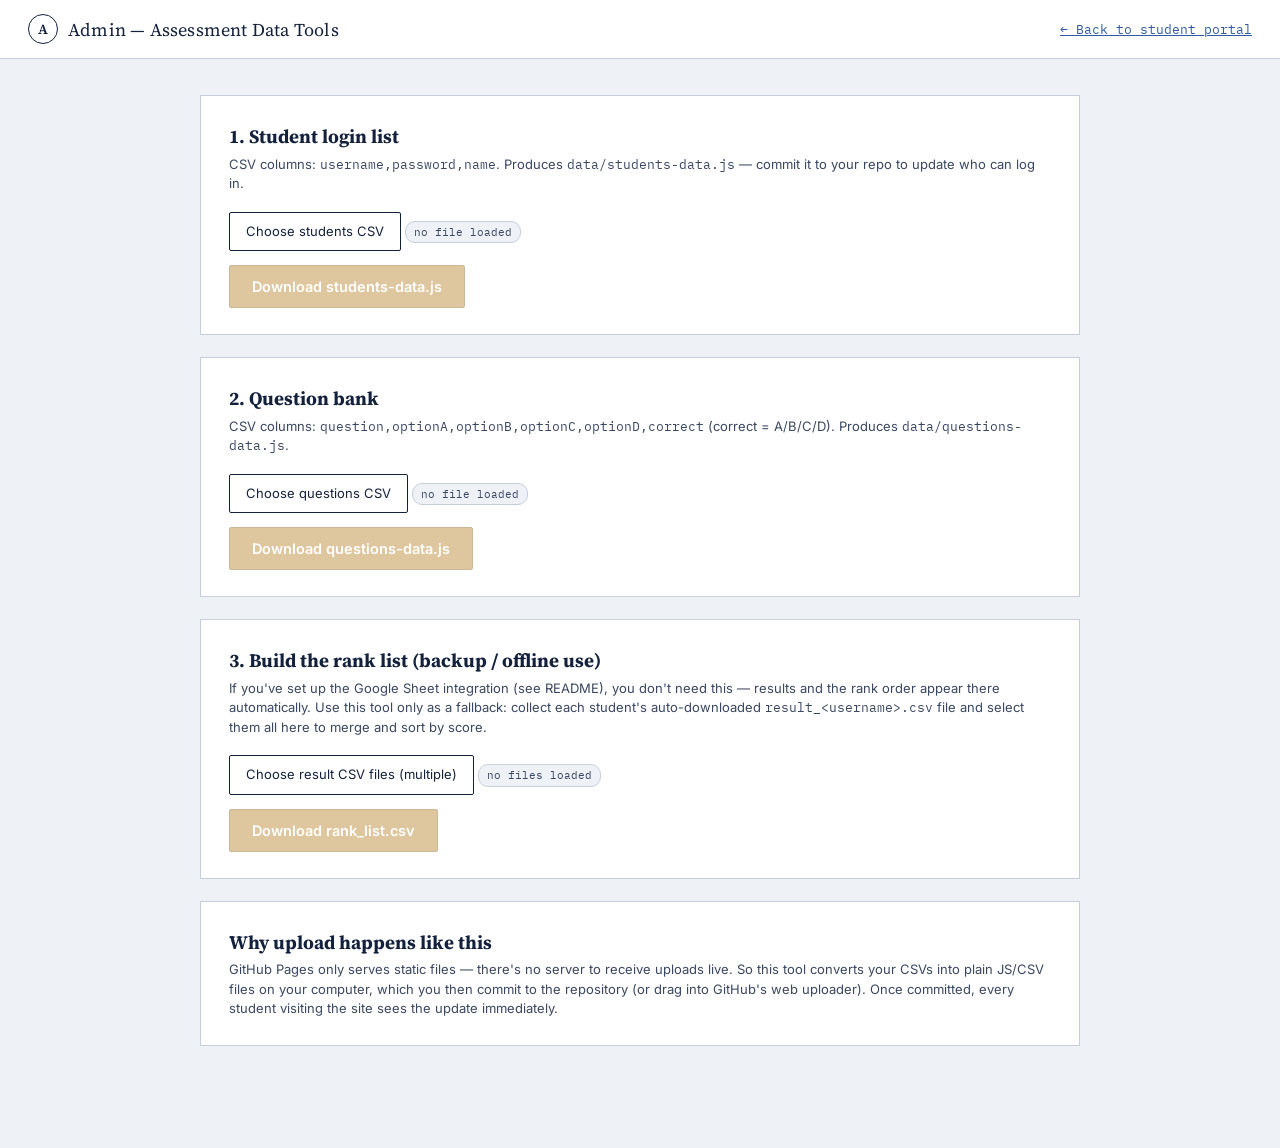
<file: admin.html>
<!DOCTYPE html>
<html lang="en">
<head>
<meta charset="UTF-8">
<meta name="viewport" content="width=device-width, initial-scale=1">
<title>Admin — Assessment Data Tools</title>
<link href="https://fonts.googleapis.com/css2?family=Source+Serif+4:wght@500;600;700&family=IBM+Plex+Mono:wght@400;600&family=Inter:wght@400;500;600&display=swap" rel="stylesheet">
<link rel="stylesheet" href="css/style.css">
</head>
<body>

<div class="hallmark">
  <div class="seal">A</div>
  <div class="title">Admin — Assessment Data Tools</div>
  <div class="sub"><a href="index.html">← Back to student portal</a></div>
</div>

<div class="admin-wrap">

  <div class="admin-card">
    <h2>1. Student login list</h2>
    <p class="hint">CSV columns: <span class="mono">username,password,name</span>. Produces <span class="mono">data/students-data.js</span> — commit it to your repo to update who can log in.</p>
    <label class="file-input-btn" for="studentsCsv">Choose students CSV</label>
    <input type="file" id="studentsCsv" accept=".csv">
    <span class="badge" id="studentsBadge">no file loaded</span>
    <div id="studentsPreview"></div>
    <button class="btn amber" id="studentsDownload" style="width:auto;margin-top:14px;" disabled>Download students-data.js</button>
  </div>

  <div class="admin-card">
    <h2>2. Question bank</h2>
    <p class="hint">CSV columns: <span class="mono">question,optionA,optionB,optionC,optionD,correct</span> (correct = A/B/C/D). Produces <span class="mono">data/questions-data.js</span>.</p>
    <label class="file-input-btn" for="questionsCsv">Choose questions CSV</label>
    <input type="file" id="questionsCsv" accept=".csv">
    <span class="badge" id="questionsBadge">no file loaded</span>
    <div id="questionsPreview"></div>
    <button class="btn amber" id="questionsDownload" style="width:auto;margin-top:14px;" disabled>Download questions-data.js</button>
  </div>

  <div class="admin-card">
    <h2>3. Build the rank list (backup / offline use)</h2>
    <p class="hint">If you've set up the Google Sheet integration (see README), you don't need this — results and the rank order appear there automatically. Use this tool only as a fallback: collect each student's auto-downloaded <span class="mono">result_&lt;username&gt;.csv</span> file and select them all here to merge and sort by score.</p>
    <label class="file-input-btn" for="resultsCsv">Choose result CSV files (multiple)</label>
    <input type="file" id="resultsCsv" accept=".csv" multiple>
    <span class="badge" id="resultsBadge">no files loaded</span>
    <div id="resultsPreview"></div>
    <button class="btn amber" id="resultsDownload" style="width:auto;margin-top:14px;" disabled>Download rank_list.csv</button>
  </div>

  <div class="admin-card">
    <h2>Why upload happens like this</h2>
    <p class="hint" style="margin:0;">
      GitHub Pages only serves static files — there's no server to receive uploads live. So this tool converts your CSVs into plain JS/CSV files on your computer, which you then commit to the repository (or drag into GitHub's web uploader). Once committed, every student visiting the site sees the update immediately.
    </p>
  </div>

</div>

<script src="js/admin.js"></script>
</body>
</html>
</file>
<file: css/style.css>
/* ============================================================
   Exam Platform — visual language
   Palette: ink navy #14213D, paper #EEF1F6, card #FFFFFF,
            seal amber #B8842A, alert red #A6303A, pass green #2F6B4F
   Type: 'Source Serif 4' for headings/seals, 'IBM Plex Mono' for
         IDs/timers/status, 'Inter' for body/options.
   Layout: bordered "answer sheet" cards, hairline rules, no
           rounded-card-kit, no gradients.
   ============================================================ */

:root{
  --ink:#14213D;
  --ink-soft:#3A4762;
  --paper:#EEF1F6;
  --card:#FFFFFF;
  --line:#C7CEDB;
  --amber:#B8842A;
  --amber-deep:#8C6520;
  --red:#A6303A;
  --red-soft:#F6E4E6;
  --green:#2F6B4F;
  --green-soft:#E4F0EA;
  --focus:#2F5AA6;
  --radius:2px;
}

*{box-sizing:border-box;}
html{scroll-behavior:smooth;}
body{
  margin:0;
  min-height:100vh;
  background:var(--paper);
  background-image:
    linear-gradient(var(--paper) 0, var(--paper) 100%),
    repeating-linear-gradient(transparent, transparent 39px, rgba(20,33,61,0.035) 40px);
  color:var(--ink);
  font-family:'Inter',-apple-system,Segoe UI,sans-serif;
  font-size:15px;
  line-height:1.5;
}

.mono{font-family:'IBM Plex Mono',ui-monospace,monospace;}
.serif{font-family:'Source Serif 4',Georgia,serif;}

a{color:var(--focus);}
button{font-family:inherit;cursor:pointer;}
:focus-visible{outline:2px solid var(--focus);outline-offset:2px;}

@media (prefers-reduced-motion: reduce){
  *{animation-duration:0.001ms !important;transition-duration:0.001ms !important;}
}

/* ---------- top strip present on every screen ---------- */
.hallmark{
  display:flex;align-items:center;gap:10px;
  padding:14px 28px;
  border-bottom:1px solid var(--line);
  background:var(--card);
}
.hallmark .seal{
  width:30px;height:30px;border:1.5px solid var(--ink);border-radius:50%;
  display:flex;align-items:center;justify-content:center;
  font-family:'Source Serif 4',serif;font-weight:600;font-size:14px;color:var(--ink);
  flex:none;
}
.hallmark .title{font-family:'Source Serif 4',serif;font-size:18px;letter-spacing:.2px;}
.hallmark .sub{color:var(--ink-soft);font-size:12.5px;margin-left:auto;font-family:'IBM Plex Mono',monospace;}

/* ---------- generic centered sheet ---------- */
.sheet-wrap{
  min-height:calc(100vh - 64px);
  display:flex;align-items:flex-start;justify-content:center;
  padding:48px 20px;
}
.sheet{
  width:100%;max-width:460px;
  background:var(--card);
  border:1px solid var(--line);
  border-top:4px solid var(--ink);
  padding:36px 34px 30px;
}
.sheet h1{font-family:'Source Serif 4',serif;font-size:26px;margin:0 0 4px;font-weight:600;}
.sheet .lede{color:var(--ink-soft);font-size:13.5px;margin:0 0 26px;}

.field{margin-bottom:18px;}
.field label{display:block;font-size:12px;text-transform:uppercase;letter-spacing:.06em;color:var(--ink-soft);margin-bottom:6px;font-family:'IBM Plex Mono',monospace;}
.field input{
  width:100%;padding:11px 12px;border:1px solid var(--line);background:var(--paper);
  font-size:15px;color:var(--ink);border-radius:var(--radius);
}
.field input:focus{background:var(--card);border-color:var(--focus);}

.btn{
  display:inline-flex;align-items:center;justify-content:center;gap:8px;
  padding:12px 22px;border:1px solid var(--ink);background:var(--ink);color:#fff;
  font-size:14.5px;font-weight:600;border-radius:var(--radius);width:100%;
  transition:background .15s ease, transform .1s ease;
}
.btn:hover{background:#1d2f52;}
.btn:active{transform:translateY(1px);}
.btn:disabled{opacity:.45;cursor:not-allowed;}
.btn.outline{background:transparent;color:var(--ink);}
.btn.outline:hover{background:var(--paper);}
.btn.amber{background:var(--amber);border-color:var(--amber-deep);}
.btn.amber:hover{background:var(--amber-deep);}
.btn.ghost{background:transparent;border-color:var(--line);color:var(--ink-soft);}

.error-line{
  background:var(--red-soft);border:1px solid var(--red);color:var(--red);
  padding:10px 12px;font-size:13px;margin-bottom:16px;border-radius:var(--radius);
  display:none;
}
.error-line.show{display:block;}

/* ---------- instructions ---------- */
.sheet.wide{max-width:620px;}
.rules{margin:18px 0 26px;padding:0;list-style:none;}
.rules li{
  display:flex;gap:12px;padding:11px 0;border-bottom:1px dashed var(--line);font-size:14px;
}
.rules li:last-child{border-bottom:none;}
.rules li .num{font-family:'IBM Plex Mono',monospace;color:var(--amber-deep);font-weight:600;flex:none;width:22px;}
.consent{display:flex;gap:10px;align-items:flex-start;padding:14px;border:1px solid var(--line);background:var(--paper);font-size:13.5px;margin-bottom:22px;}
.consent input{margin-top:3px;}

/* ---------- test screen layout ---------- */
.exam-shell{display:grid;grid-template-columns:64px 1fr 168px;min-height:calc(100vh - 64px);}
@media (max-width:820px){
  .exam-shell{grid-template-columns:40px 1fr;}
  .cam-rail{position:fixed;top:76px;right:14px;z-index:40;grid-column:auto;}
}

/* left progress rail */
.progress-rail{
  border-right:1px solid var(--line);
  display:flex;flex-direction:column;align-items:center;
  padding:22px 0;background:var(--card);
}
.progress-track{
  position:relative;flex:1;width:4px;background:var(--line);border-radius:2px;margin-bottom:14px;
}
.progress-fill{
  position:absolute;bottom:0;left:0;width:100%;background:var(--amber);
  border-radius:2px;transition:height .25s ease;
}
.progress-count{font-family:'IBM Plex Mono',monospace;font-size:11px;color:var(--ink-soft);writing-mode:vertical-rl;text-orientation:mixed;letter-spacing:.05em;}

/* center question column */
.q-col{padding:34px 40px 60px;max-width:640px;margin:0 auto;width:100%;}
.q-meta{display:flex;align-items:center;justify-content:space-between;margin-bottom:6px;}
.q-index{font-family:'IBM Plex Mono',monospace;font-size:12.5px;color:var(--amber-deep);letter-spacing:.04em;}
.q-flag{font-size:12px;color:var(--ink-soft);}
.q-text{font-family:'Source Serif 4',serif;font-size:21px;line-height:1.4;margin:6px 0 26px;}

.opt{
  display:flex;align-items:flex-start;gap:12px;
  padding:14px 16px;border:1px solid var(--line);margin-bottom:10px;
  background:var(--card);border-radius:var(--radius);transition:border-color .12s,background .12s;
}
.opt:hover{border-color:var(--ink-soft);}
.opt.selected{border-color:var(--ink);background:#F1F4FA;}
.opt .letter{
  font-family:'IBM Plex Mono',monospace;font-weight:600;font-size:12.5px;
  width:22px;height:22px;border:1px solid var(--line);border-radius:50%;
  display:flex;align-items:center;justify-content:center;flex:none;margin-top:1px;
}
.opt.selected .letter{background:var(--ink);color:#fff;border-color:var(--ink);}
.opt input{position:absolute;opacity:0;pointer-events:none;}
.opt .txt{font-size:15px;}

.nav-row{display:flex;justify-content:space-between;margin-top:30px;gap:12px;}
.nav-row .btn{width:auto;padding:11px 24px;}

/* right camera rail */
.cam-rail{
  border-left:1px solid var(--line);background:var(--card);
  padding:22px 16px;display:flex;flex-direction:column;align-items:center;gap:14px;
}
.cam-frame{
  width:118px;height:118px;border-radius:50%;overflow:hidden;
  border:4px solid var(--green);transition:border-color .2s ease, box-shadow .2s ease;
  box-shadow:0 0 0 2px var(--card);
  position:relative;background:#0d1524;
}
.cam-frame.alert{border-color:var(--red);box-shadow:0 0 0 4px var(--red-soft);}
.cam-frame video{width:100%;height:100%;object-fit:cover;transform:scaleX(-1);}
.cam-status{font-family:'IBM Plex Mono',monospace;font-size:10.5px;text-align:center;color:var(--green);letter-spacing:.03em;}
.cam-status.alert{color:var(--red);}
.cam-warn{
  display:none;font-size:11.5px;text-align:center;color:var(--red);
  background:var(--red-soft);border:1px solid var(--red);padding:8px;border-radius:var(--radius);
}
.cam-warn.show{display:block;}
.cam-log{font-size:10.5px;color:var(--ink-soft);text-align:center;font-family:'IBM Plex Mono',monospace;}

/* top-of-test bar */
.exam-topbar{
  grid-column:1/-1;display:flex;align-items:center;gap:16px;
  padding:12px 24px;border-bottom:1px solid var(--line);background:var(--card);
}
.exam-topbar .who{font-size:13px;color:var(--ink-soft);}
.exam-topbar .who b{color:var(--ink);}
.exam-topbar .timer{margin-left:auto;font-family:'IBM Plex Mono',monospace;font-size:14px;background:var(--paper);padding:6px 12px;border:1px solid var(--line);border-radius:var(--radius);}

/* toast for warnings */
.toast{
  position:fixed;top:14px;left:50%;transform:translateX(-50%) translateY(-12px);
  background:var(--ink);color:#fff;padding:11px 20px;border-radius:var(--radius);
  font-size:13.5px;z-index:100;opacity:0;pointer-events:none;transition:opacity .2s,transform .2s;
  border-left:4px solid var(--red);
}
.toast.show{opacity:1;transform:translateX(-50%) translateY(0);}

/* result screen */
.result-score{font-family:'Source Serif 4',serif;font-size:52px;text-align:center;margin:6px 0 2px;}
.result-sub{text-align:center;color:var(--ink-soft);font-size:13.5px;margin-bottom:24px;}
.result-grid{display:grid;grid-template-columns:1fr 1fr;gap:10px;margin-bottom:24px;}
.result-cell{border:1px solid var(--line);padding:14px;text-align:center;}
.result-cell .n{font-family:'IBM Plex Mono',monospace;font-size:20px;}
.result-cell .l{font-size:11.5px;color:var(--ink-soft);margin-top:2px;}

/* ---------- admin ---------- */
.admin-wrap{max-width:920px;margin:0 auto;padding:36px 20px 80px;}
.admin-card{background:var(--card);border:1px solid var(--line);padding:26px 28px;margin-bottom:22px;}
.admin-card h2{font-family:'Source Serif 4',serif;font-size:19px;margin:0 0 4px;}
.admin-card p.hint,p.hint{color:var(--ink-soft);font-size:13px;margin:0 0 18px;}
.drop{
  border:1.5px dashed var(--line);padding:26px;text-align:center;font-size:13.5px;color:var(--ink-soft);
  border-radius:var(--radius);margin-bottom:14px;
}
.drop.ready{border-color:var(--green);background:var(--green-soft);color:var(--green);}
table.preview{width:100%;border-collapse:collapse;font-size:12.5px;margin-top:12px;}
table.preview th,table.preview td{border:1px solid var(--line);padding:6px 8px;text-align:left;}
table.preview th{background:var(--paper);font-family:'IBM Plex Mono',monospace;font-weight:600;font-size:11px;}
.file-input-btn{display:inline-block;padding:9px 16px;border:1px solid var(--ink);border-radius:var(--radius);font-size:13px;cursor:pointer;}
.file-input-btn:hover{background:var(--paper);}
input[type=file]{display:none;}
.badge{display:inline-block;font-family:'IBM Plex Mono',monospace;font-size:11px;padding:2px 8px;border-radius:10px;background:var(--paper);border:1px solid var(--line);color:var(--ink-soft);}
.badge.ok{background:var(--green-soft);color:var(--green);border-color:var(--green);}
</file>
